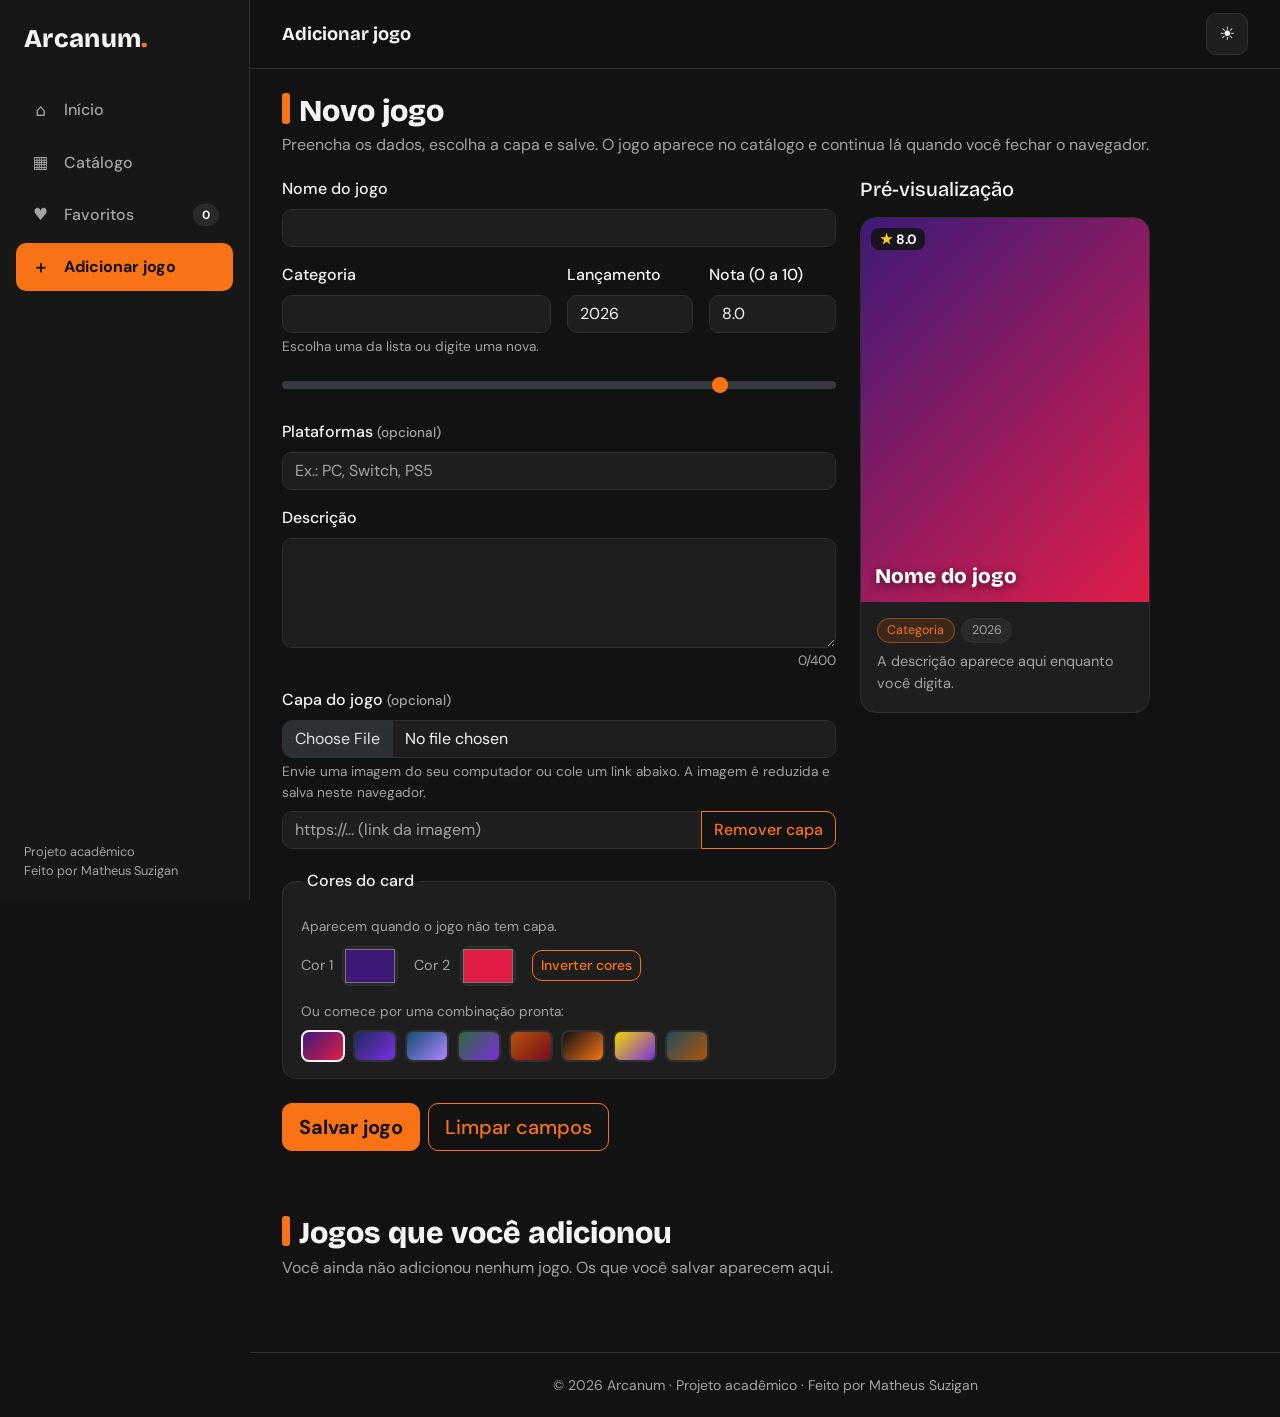
<file: adicionar.html>
<!DOCTYPE html>
<html lang="pt-BR" data-bs-theme="dark">

<head>
    <meta charset="UTF-8">
    <meta name="viewport" content="width=device-width, initial-scale=1">
    <meta name="description" content="Adicione seus próprios jogos ao catálogo Arcanum.">
    <title>Adicionar jogo | Arcanum</title>
    <link rel="preconnect" href="https://fonts.googleapis.com">
    <link rel="preconnect" href="https://fonts.gstatic.com" crossorigin>
    <link
        href="https://fonts.googleapis.com/css2?family=Bricolage+Grotesque:wght@500;700;800&family=DM+Sans:wght@400;500;700&display=swap"
        rel="stylesheet">
    <link href="https://cdn.jsdelivr.net/npm/bootstrap@5.3.3/dist/css/bootstrap.min.css" rel="stylesheet">
    <link rel="stylesheet" href="CSS/style.css">
    <script src="JS/tema.js"></script>
</head>

<body>

    <div class="app">

        <aside class="sidebar offcanvas-lg offcanvas-start" tabindex="-1" id="menu" aria-label="Navegação principal">
            <div class="sidebar-marca">
                <a class="marca" href="index.html">Arcanum<span>.</span></a>
                <button type="button" class="btn-close d-lg-none" data-bs-dismiss="offcanvas" data-bs-target="#menu"
                    aria-label="Fechar menu"></button>
            </div>
            <nav class="nav-app">
                <a href="index.html"><span class="ico" aria-hidden="true">⌂</span>Início</a>
                <a href="catalogo.html"><span class="ico" aria-hidden="true">▦</span>Catálogo</a>
                <a href="favoritos.html"><span class="ico" aria-hidden="true">♥</span>Favoritos <span
                        class="badge rounded-pill" id="contadorFavoritos">0</span></a>
                <a class="ativo" href="adicionar.html" aria-current="page"><span class="ico"
                        aria-hidden="true">＋</span>Adicionar jogo</a>
            </nav>
            <div class="sidebar-rodape">Projeto acadêmico<br>Feito por Matheus Suzigan</div>
        </aside>

        <div class="conteudo">
            <header class="topbar">
                <button type="button" class="btn-icone d-lg-none" data-bs-toggle="offcanvas" data-bs-target="#menu"
                    aria-controls="menu" aria-label="Abrir menu">☰</button>
                <h1>Adicionar jogo</h1>
                <span class="espaco"></span>
                <button type="button" class="btn-icone" id="btnTema" aria-label="Ativar modo claro"><span
                        class="tema-icone" aria-hidden="true">☀</span></button>
            </header>

            <main>
                <section class="cabecalho-pagina">
                    <h2 class="section-title mb-1">Novo jogo</h2>
                    <p class="text-muted-arcanum mb-0">Preencha os dados, escolha a capa e salve. O jogo aparece no
                        catálogo e continua lá quando você fechar o navegador.</p>
                </section>

                <section aria-label="Formulário de novo jogo">
                    <div class="row g-4">

                        <div class="col-lg-7">
                            <form id="formJogo" novalidate>
                                <div class="row g-3">
                                    <div class="col-12">
                                        <label for="titulo" class="form-label">Nome do jogo</label>
                                        <input type="text" id="titulo" class="form-control" maxlength="60" required
                                            autocomplete="off">
                                        <div class="invalid-feedback">Digite o nome do jogo.</div>
                                    </div>

                                    <div class="col-sm-6">
                                        <label for="categoria" class="form-label">Categoria</label>
                                        <input type="text" id="categoria" class="form-control" list="listaCategorias"
                                            maxlength="30" required autocomplete="off">
                                        <datalist id="listaCategorias"></datalist>
                                        <div class="form-text campo-ajuda">Escolha uma da lista ou digite uma nova.
                                        </div>
                                        <div class="invalid-feedback">Informe a categoria.</div>
                                    </div>

                                    <div class="col-sm-3 col-6">
                                        <label for="ano" class="form-label">Lançamento</label>
                                        <input type="number" id="ano" class="form-control" min="1950" max="2100"
                                            step="1" required>
                                        <div class="invalid-feedback">Use um ano entre 1950 e 2100.</div>
                                    </div>

                                    <div class="col-sm-3 col-6">
                                        <label for="nota" class="form-label">Nota (0 a 10)</label>
                                        <input type="number" id="nota" class="form-control" min="0" max="10" step="0.1"
                                            value="8.0" required>
                                        <div class="invalid-feedback">A nota vai de 0 a 10.</div>
                                    </div>

                                    <div class="col-12">
                                        <label for="notaRange" class="visually-hidden">Ajustar nota com o controle
                                            deslizante</label>
                                        <input type="range" id="notaRange" class="form-range" min="0" max="10"
                                            step="0.1" value="8">
                                    </div>

                                    <div class="col-12">
                                        <label for="plataforma" class="form-label">Plataformas <span
                                                class="campo-ajuda">(opcional)</span></label>
                                        <input type="text" id="plataforma" class="form-control" maxlength="60"
                                            placeholder="Ex.: PC, Switch, PS5" autocomplete="off">
                                    </div>

                                    <div class="col-12">
                                        <label for="descricao" class="form-label">Descrição</label>
                                        <textarea id="descricao" class="form-control" rows="4" maxlength="400"
                                            required></textarea>
                                        <div class="invalid-feedback">Escreva uma descrição.</div>
                                        <div class="text-end"><small class="campo-ajuda"
                                                id="contadorDescricao">0/400</small></div>
                                    </div>

                                    <div class="col-12">
                                        <label for="imagemArquivo" class="form-label">Capa do jogo <span
                                                class="campo-ajuda">(opcional)</span></label>
                                        <input type="file" id="imagemArquivo" class="form-control" accept="image/*">
                                        <div class="form-text campo-ajuda">Envie uma imagem do seu computador ou cole um
                                            link abaixo. A imagem é reduzida e salva neste navegador.</div>
                                        <label for="imagemUrl" class="visually-hidden">Link da imagem</label>
                                        <div class="input-group mt-2">
                                            <input type="url" id="imagemUrl" class="form-control"
                                                placeholder="https://... (link da imagem)" autocomplete="off">
                                            <button type="button" class="btn btn-outline-arcanum"
                                                id="btnRemoverImagem">Remover capa</button>
                                        </div>
                                        <div class="invalid-feedback d-block" id="erroImagem"></div>
                                    </div>

                                    <div class="col-12">
                                        <fieldset class="fieldset-cores">
                                            <legend class="form-label mb-2">Cores do card</legend>
                                            <p class="campo-ajuda mb-2">Aparecem quando o jogo não tem capa.</p>
                                            <div class="d-flex flex-wrap align-items-center gap-3 mb-3">
                                                <div class="seletor-cor">
                                                    <label for="cor1">Cor 1</label>
                                                    <input type="color" id="cor1" value="#3d1a78">
                                                </div>
                                                <div class="seletor-cor">
                                                    <label for="cor2">Cor 2</label>
                                                    <input type="color" id="cor2" value="#e11d48">
                                                </div>
                                                <button type="button" class="btn btn-sm btn-outline-arcanum"
                                                    id="btnInverter">Inverter cores</button>
                                            </div>
                                            <p class="campo-ajuda mb-2" id="rotuloPresets">Ou comece por uma combinação
                                                pronta:</p>
                                            <div class="d-flex flex-wrap gap-2" id="presets" role="group"
                                                aria-labelledby="rotuloPresets"></div>
                                        </fieldset>
                                    </div>
                                </div>

                                <div class="d-flex flex-wrap gap-2 mt-4">
                                    <button type="submit" class="btn btn-arcanum btn-lg">Salvar jogo</button>
                                    <button type="button" class="btn btn-outline-arcanum btn-lg" id="btnLimpar">Limpar
                                        campos</button>
                                </div>

                                <div id="mensagem" class="mt-3" role="status" aria-live="polite"></div>
                            </form>
                        </div>

                        <div class="col-lg-5">
                            <div class="preview-sticky">
                                <h2 class="h5 mb-3">Pré-visualização</h2>
                                <article class="card-jogo preview-card" aria-label="Pré-visualização do card">
                                    <div class="capa" id="prevCapa">
                                        <span class="capa-titulo" id="prevTitulo">Nome do jogo</span>
                                        <img id="prevImg" alt="" hidden>
                                        <span class="nota"><i>★</i> <span id="prevNota">8.0</span></span>
                                    </div>
                                    <div class="card-corpo">
                                        <div class="tags">
                                            <span class="tag" id="prevCategoria">Categoria</span>
                                            <span class="tag tag-ano" id="prevAno">Ano</span>
                                        </div>
                                        <p class="desc" id="prevDescricao">A descrição aparece aqui enquanto você
                                            digita.</p>
                                    </div>
                                </article>
                            </div>
                        </div>
                    </div>

                    <div class="mt-5">
                        <h2 class="section-title h3 mb-1">Jogos que você adicionou</h2>
                        <p class="text-muted-arcanum" id="resumoSalvos" aria-live="polite"></p>
                        <ul class="lista-salvos list-unstyled" id="listaSalvos"></ul>
                    </div>
                </section>
            </main>

            <footer class="rodape">
                <small>© 2026 Arcanum · Projeto acadêmico · Feito por Matheus Suzigan</small>
            </footer>
        </div>
    </div>

    <script src="https://cdn.jsdelivr.net/npm/bootstrap@5.3.3/dist/js/bootstrap.bundle.min.js"></script>
    <script src="JS/jogos.js"></script>
    <script src="JS/app.js"></script>
    <script src="JS/adicionar.js"></script>
</body>

</html>
</file>
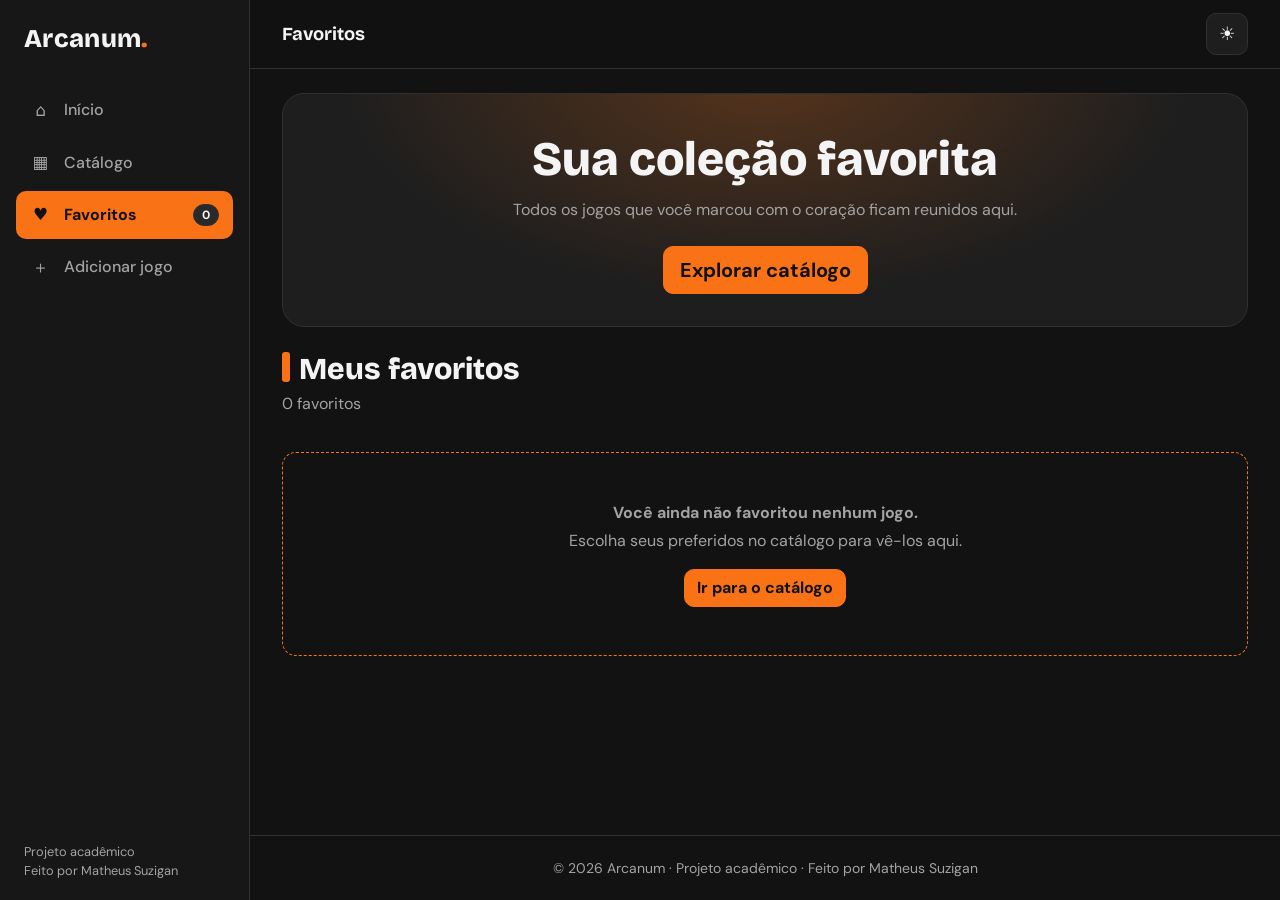
<file: favoritos.html>
<!DOCTYPE html>
<html lang="pt-BR" data-bs-theme="dark">
<head>
  <meta charset="UTF-8">
  <meta name="viewport" content="width=device-width, initial-scale=1">
  <meta name="description" content="Veja e gerencie seus jogos favoritos no Arcanum.">
  <title>Favoritos | Arcanum</title>
  <link rel="preconnect" href="https://fonts.googleapis.com">
  <link rel="preconnect" href="https://fonts.gstatic.com" crossorigin>
  <link href="https://fonts.googleapis.com/css2?family=Bricolage+Grotesque:wght@500;700;800&family=DM+Sans:wght@400;500;700&display=swap" rel="stylesheet">
  <link href="https://cdn.jsdelivr.net/npm/bootstrap@5.3.3/dist/css/bootstrap.min.css" rel="stylesheet">
  <link rel="stylesheet" href="CSS/style.css">
  <script src="JS/tema.js"></script>
</head>

<body data-pagina="favoritos">
  <div class="app">
    <aside class="sidebar offcanvas-lg offcanvas-start" tabindex="-1" id="menu" aria-label="Navegação principal">
      <div class="sidebar-marca">
        <a class="marca" href="index.html">Arcanum<span>.</span></a>
        <button type="button" class="btn-close d-lg-none" data-bs-dismiss="offcanvas" data-bs-target="#menu" aria-label="Fechar menu"></button>
      </div>
      <nav class="nav-app">
        <a href="index.html"><span class="ico" aria-hidden="true">⌂</span>Início</a>
        <a href="catalogo.html"><span class="ico" aria-hidden="true">▦</span>Catálogo</a>
        <a class="ativo" href="favoritos.html" aria-current="page"><span class="ico" aria-hidden="true">♥</span>Favoritos <span class="badge rounded-pill" id="contadorFavoritos">0</span></a>
        <a href="adicionar.html"><span class="ico" aria-hidden="true">＋</span>Adicionar jogo</a>
      </nav>
      <div class="sidebar-rodape">Projeto acadêmico<br>Feito por Matheus Suzigan</div>
    </aside>

    <div class="conteudo">
      <header class="topbar">
        <button type="button" class="btn-icone d-lg-none" data-bs-toggle="offcanvas" data-bs-target="#menu" aria-controls="menu" aria-label="Abrir menu">☰</button>
        <h1>Favoritos</h1>
        <span class="espaco"></span>
        <button type="button" class="btn-icone" id="btnTema" aria-label="Ativar modo claro"><span class="tema-icone" aria-hidden="true">☀</span></button>
      </header>

      <main>
        <section class="hero-fav" aria-labelledby="tituloFavoritosHero">
          <h2 class="hero-title" id="tituloFavoritosHero">Sua coleção favorita</h2>
          <p class="hero-sub">Todos os jogos que você marcou com o coração ficam reunidos aqui.</p>
          <div class="hero-acoes mt-4">
            <a href="catalogo.html" class="btn btn-arcanum btn-lg">Explorar catálogo</a>
          </div>
        </section>

        <section class="mt-4" aria-labelledby="tituloFavoritos">
          <div class="cabecalho-pagina">
            <h2 class="section-title mb-1" id="tituloFavoritos">Meus favoritos</h2>
            <p class="text-muted-arcanum mb-0" id="resultadoInfo" aria-live="polite"></p>
          </div>

          <div class="grade-jogos" id="listaJogos"></div>

          <div class="estado-vazio d-none" id="estadoVazio">
            <p class="mb-1 fw-bold">Você ainda não favoritou nenhum jogo.</p>
            <p class="mb-3">Escolha seus preferidos no catálogo para vê-los aqui.</p>
            <a href="catalogo.html" class="btn btn-arcanum">Ir para o catálogo</a>
          </div>
        </section>
      </main>

      <footer class="rodape">
        <small>© 2026 Arcanum · Projeto acadêmico · Feito por Matheus Suzigan</small>
      </footer>
    </div>
  </div>

  <div class="modal fade" id="modalJogo" tabindex="-1" aria-labelledby="modalTitulo" aria-hidden="true">
    <div class="modal-dialog modal-dialog-centered modal-lg">
      <div class="modal-content">
        <button type="button" class="btn-close" data-bs-dismiss="modal" aria-label="Fechar"></button>
        <div class="row g-0">
          <div class="col-md-5 modal-capa-col"><div class="capa modal-capa" id="modalCapa"></div></div>
          <div class="col-md-7 p-4 d-flex flex-column">
            <h2 class="h3 pe-4" id="modalTitulo"></h2>
            <div class="tags mb-3" id="modalTags"></div>
            <p class="estrelas mb-3" id="modalEstrelas"></p>
            <p id="modalDescricao"></p>
            <p class="text-muted-arcanum" id="modalInfo"></p>
            <div class="d-flex flex-wrap gap-2 mt-auto pt-3">
              <button type="button" class="btn btn-outline-arcanum" id="modalFavorito"></button>
              <button type="button" class="btn btn-arcanum" data-bs-dismiss="modal">Fechar</button>
            </div>
          </div>
        </div>
      </div>
    </div>
  </div>

  <script src="https://cdn.jsdelivr.net/npm/bootstrap@5.3.3/dist/js/bootstrap.bundle.min.js"></script>
  <script src="JS/jogos.js"></script>
  <script src="JS/app.js"></script>
</body>
</html>
</file>
<file: CSS/style.css>
:root,
[data-bs-theme="dark"] {
  --bg: #121212;
  --sidebar: #171717;
  --card: #1E1E1E;
  --card-2: #292929;
  --borda: #303030;
  --destaque: #F97316;
  --destaque-hover: #FB8B3C;
  --destaque-texto: #F97316;
  --on-destaque: #121212;
  --ouro: #FACC15;
  --texto: #F4F4F5;
  --texto-suave: #A3A3A3;
  --sombra: 0 12px 32px rgba(0, 0, 0, .5);
}

[data-bs-theme="light"] {
  --bg: #F4F4F5;
  --sidebar: #FFFFFF;
  --card: #FFFFFF;
  --card-2: #F0F0F2;
  --borda: #E2E2E6;
  --destaque: #F97316;
  --destaque-hover: #EA6A0A;
  --destaque-texto: #C2570C;
  --on-destaque: #121212;
  --ouro: #E8A200;
  --texto: #18181B;
  --texto-suave: #5F5F69;
  --sombra: 0 12px 28px rgba(24, 24, 27, .14);
}

html {
  scroll-behavior: smooth;
  scroll-padding-top: 90px;
}

body {
  font-family: 'DM Sans', system-ui, sans-serif;
  background: var(--bg);
  color: var(--texto);
  transition: background-color .25s, color .25s;
}

h1,
h2,
h3,
h4,
.marca {
  font-family: 'Bricolage Grotesque', sans-serif;
}

.text-muted-arcanum {
  color: var(--texto-suave);
}

.app {
  display: flex;
  min-height: 100vh;
}

.conteudo {
  flex: 1;
  min-width: 0;
  display: flex;
  flex-direction: column;
}

.conteudo main {
  flex: 1;
  padding: 1.5rem clamp(1rem, 3vw, 2rem) 2.5rem;
}

.sidebar {
  --bs-offcanvas-width: 270px;
  --bs-offcanvas-bg: var(--sidebar);
  --bs-offcanvas-color: var(--texto);
  --bs-offcanvas-border-color: var(--borda);
  display: flex;
  flex-direction: column;
  padding: 1.25rem 1rem;
  color: var(--texto);
}

@media (min-width: 992px) {
  .sidebar.offcanvas-lg {
    position: sticky !important;
    top: 0;
    height: 100vh;
    width: 250px !important;
    flex: none;
    overflow-y: auto;
    background-color: var(--sidebar) !important;
    border-right: 1px solid var(--borda) !important;
  }
}

.sidebar-marca {
  display: flex;
  align-items: center;
  justify-content: space-between;
  margin-bottom: 1.75rem;
  padding: 0 .5rem;
}

.marca {
  font-weight: 800;
  font-size: 1.6rem;
  color: var(--texto);
  text-decoration: none;
  letter-spacing: .3px;
}

.marca span {
  color: var(--destaque);
}

.marca:hover {
  color: var(--texto);
}

.nav-app {
  display: flex;
  flex-direction: column;
  gap: .3rem;
}

.nav-app a {
  display: flex;
  align-items: center;
  gap: .8rem;
  padding: .7rem .9rem;
  border-radius: 10px;
  color: var(--texto-suave);
  text-decoration: none;
  font-weight: 500;
  transition: background .15s, color .15s;
}

.nav-app a:hover {
  background: var(--card-2);
  color: var(--texto);
}

.nav-app a.ativo {
  background: var(--destaque);
  color: var(--on-destaque);
  font-weight: 700;
}

.nav-app .ico {
  width: 1.3rem;
  text-align: center;
  font-size: 1.05rem;
}

.nav-app .badge {
  margin-left: auto;
  background: var(--card-2);
  color: var(--texto);
  border: 1px solid var(--borda);
}

.sidebar-rodape {
  margin-top: auto;
  padding: 1rem .5rem 0;
  color: var(--texto-suave);
  font-size: .8rem;
}

.topbar {
  position: sticky;
  top: 0;
  z-index: 100;
  display: flex;
  align-items: center;
  gap: .9rem;
  padding: .8rem clamp(1rem, 3vw, 2rem);
  background: color-mix(in srgb, var(--bg) 86%, transparent);
  backdrop-filter: blur(10px);
  border-bottom: 1px solid var(--borda);
}

.topbar h1 {
  font-size: 1.15rem;
  font-weight: 700;
  margin: 0;
}

.topbar .espaco {
  flex: 1;
}

.busca-topo {
  flex: 1;
  max-width: 440px;
  margin-left: auto;
}

.btn-icone {
  width: 42px;
  height: 42px;
  flex: none;
  display: grid;
  place-items: center;
  background: var(--card);
  color: var(--texto);
  border: 1px solid var(--borda);
  border-radius: 10px;
  font-size: 1.15rem;
  line-height: 1;
  transition: border-color .15s, color .15s;
}

.btn-icone:hover {
  border-color: var(--destaque);
  color: var(--destaque-texto);
}

footer.rodape {
  color: var(--texto-suave);
  border-top: 1px solid var(--borda);
  padding: 1.25rem;
  text-align: center;
}

.btn-arcanum {
  background: var(--destaque);
  border: 1px solid var(--destaque);
  color: var(--on-destaque);
  font-weight: 700;
  border-radius: 10px;
}

.btn-arcanum:hover,
.btn-arcanum:focus-visible,
.btn-arcanum:active {
  background: var(--destaque-hover);
  border-color: var(--destaque-hover);
  color: var(--on-destaque);
}

.btn-outline-arcanum {
  background: transparent;
  border: 1px solid var(--destaque);
  color: var(--destaque-texto);
  border-radius: 10px;
  font-weight: 500;
}

.btn-outline-arcanum:hover,
.btn-outline-arcanum:focus-visible,
.btn-outline-arcanum:active {
  background: var(--destaque);
  border-color: var(--destaque);
  color: var(--on-destaque);
}

.btn-outline-arcanum.ativo-fav {
  background: var(--destaque);
  color: var(--on-destaque);
  font-weight: 700;
}

.form-control,
.form-select {
  background-color: var(--card);
  color: var(--texto);
  border: 1px solid var(--borda);
  border-radius: 10px;
}

.form-control:focus,
.form-select:focus {
  background-color: var(--card);
  color: var(--texto);
  border-color: var(--destaque);
  box-shadow: 0 0 0 .2rem rgba(249, 115, 22, .3);
}

.form-control::placeholder {
  color: var(--texto-suave);
}

:focus-visible {
  outline: 3px solid var(--destaque);
  outline-offset: 2px;
}

.section-title {
  font-weight: 800;
  font-size: clamp(1.4rem, 2.6vw, 1.9rem);
}

.section-title::before {
  content: "";
  display: inline-block;
  width: 8px;
  height: 1em;
  background: var(--destaque);
  margin-right: .55rem;
  vertical-align: -.1em;
  border-radius: 3px;
}

.hero-fav {
  text-align: center;
  padding: 2.5rem 1rem 2rem;
  border: 1px solid var(--borda);
  border-radius: 22px;
  background:
    radial-gradient(ellipse at 50% -10%, rgba(249, 115, 22, .26), transparent 62%),
    var(--card);
  overflow: hidden;
}

.hero-title {
  font-weight: 800;
  font-size: clamp(1.8rem, 4.2vw, 3rem);
  line-height: 1.08;
  margin: 0 auto;
  max-width: 18ch;
}

.hero-sub {
  color: var(--texto-suave);
  max-width: 52ch;
  margin: .8rem auto 0;
}

.fan {
  display: flex;
  justify-content: center;
  align-items: center;
  gap: clamp(.4rem, 1.6vw, 1rem);
  margin: 2rem 0 1.2rem;
  padding: 0 .25rem;
}

.fan-card {
  --w: clamp(70px, 13vw, 168px);
  width: var(--w);
  aspect-ratio: 3 / 4;
  flex: none;
  padding: 0;
  border: 1px solid var(--borda);
  border-radius: 10px;
  overflow: hidden;
  background: var(--card-2);
  cursor: pointer;
  box-shadow: var(--sombra);
  transition: transform .25s, border-color .2s;
}

.fan-card[data-d="1"] {
  --w: clamp(78px, 15vw, 190px);
}

.fan-card[data-d="0"] {
  --w: clamp(92px, 18vw, 230px);
  border-color: var(--destaque);
}

.fan-card:hover {
  transform: translateY(-8px);
  border-color: var(--destaque);
}

.fan-card .capa {
  width: 100%;
  height: 100%;
  font-size: clamp(.8rem, 1.5vw, 1.15rem);
  padding: .6rem;
  text-align: left;
}

.fan-legenda {
  color: var(--texto-suave);
  margin: 0 0 1.2rem;
}

.hero-acoes {
  display: flex;
  justify-content: center;
  gap: .6rem;
  flex-wrap: wrap;
}

@media (max-width: 575.98px) {
  .fan-card[data-d="2"] {
    display: none;
  }

  .fan-card {
    --w: 92px;
  }

  .fan-card[data-d="1"] {
    --w: 104px;
  }

  .fan-card[data-d="0"] {
    --w: 124px;
  }
}

.stats {
  display: grid;
  grid-template-columns: repeat(3, 1fr);
  gap: 1rem;
  margin: 1.25rem 0 2.5rem;
}

.stat {
  background: var(--card);
  border: 1px solid var(--borda);
  border-radius: 14px;
  padding: 1rem;
  text-align: center;
}

.stat strong {
  display: block;
  font-family: 'Bricolage Grotesque', sans-serif;
  font-size: 1.9rem;
  color: var(--destaque-texto);
  line-height: 1.1;
}

.stat span {
  color: var(--texto-suave);
  font-size: .9rem;
}

.cabecalho-pagina {
  margin-bottom: 1.25rem;
}

.barra-filtros {
  display: flex;
  flex-wrap: wrap;
  gap: .5rem;
  margin-bottom: 1.25rem;
}

.chip {
  background: var(--card);
  color: var(--texto);
  border: 1px solid var(--borda);
  border-radius: 999px;
  padding: .4rem 1rem;
  font-weight: 500;
  cursor: pointer;
  transition: background .2s, border-color .2s;
}

.chip:hover {
  border-color: var(--destaque);
}

.chip.ativo {
  background: var(--destaque);
  border-color: var(--destaque);
  color: var(--on-destaque);
  font-weight: 700;
}

.chip-fav {
  border-color: var(--destaque);
  color: var(--destaque-texto);
}

.chip-fav.ativo {
  color: var(--on-destaque);
}

.ordenar-wrap {
  min-width: 170px;
}

.grade-jogos {
  display: grid;
  grid-template-columns: repeat(auto-fill, minmax(215px, 1fr));
  gap: 1.25rem;
}

.card-jogo {
  background: var(--card);
  border: 1px solid var(--borda);
  border-radius: 16px;
  overflow: hidden;
  display: flex;
  flex-direction: column;
  transition: transform .2s, border-color .2s, box-shadow .2s;
}

.card-jogo:hover {
  transform: translateY(-4px);
  border-color: var(--destaque);
  box-shadow: var(--sombra);
}

.capa {
  position: relative;
  overflow: hidden;
  display: flex;
  align-items: flex-end;
  padding: .9rem;
  font-family: 'Bricolage Grotesque', sans-serif;
  font-weight: 800;
  font-size: 1.3rem;
  line-height: 1.05;
  color: #fff;
  text-shadow: 0 2px 8px rgba(0, 0, 0, .6);
}

.capa img {
  position: absolute;
  inset: 0;
  width: 100%;
  height: 100%;
  object-fit: cover;
  z-index: 1;
}

.card-jogo .capa {
  aspect-ratio: 3 / 4;
  cursor: pointer;
}

.nota {
  position: absolute;
  top: .65rem;
  left: .65rem;
  z-index: 2;
  background: rgba(18, 18, 18, .85);
  color: #fff;
  text-shadow: none;
  padding: .15rem .55rem;
  font: 700 .85rem 'DM Sans', sans-serif;
  border-radius: 8px;
}

.nota i {
  color: #FACC15;
  font-style: normal;
}

.btn-coracao {
  position: absolute;
  top: .55rem;
  right: .55rem;
  z-index: 2;
  width: 40px;
  height: 40px;
  border-radius: 50%;
  background: rgba(18, 18, 18, .78);
  border: 1px solid rgba(255, 255, 255, .18);
  color: #fff;
  font-size: 1.15rem;
  line-height: 1;
  text-shadow: none;
  transition: transform .15s, background .2s;
}

.btn-coracao:hover {
  transform: scale(1.12);
}

.btn-coracao.ativo {
  background: var(--destaque);
  border-color: var(--destaque);
  color: #121212;
}

.card-corpo {
  padding: 1rem;
  display: flex;
  flex-direction: column;
  gap: .55rem;
  flex: 1;
}

.card-corpo h3 {
  font-size: 1.05rem;
  font-weight: 700;
  margin: 0;
  line-height: 1.2;
  display: -webkit-box;
  -webkit-line-clamp: 2;
  line-clamp: 2;
  -webkit-box-orient: vertical;
  overflow: hidden;
}

.tags {
  display: flex;
  flex-wrap: wrap;
  gap: .4rem;
}

.tag {
  display: inline-block;
  padding: .12rem .6rem;
  border-radius: 999px;
  font-size: .78rem;
  background: rgba(249, 115, 22, .14);
  color: var(--destaque-texto);
  border: 1px solid rgba(249, 115, 22, .45);
}

.tag-ano {
  background: var(--card-2);
  color: var(--texto-suave);
  border-color: var(--borda);
}

.estrelas {
  color: var(--ouro);
  letter-spacing: 2px;
  font-size: .95rem;
  display: flex;
  align-items: center;
  gap: .5rem;
  margin: 0;
}

.estrelas small {
  color: var(--texto-suave);
  letter-spacing: 0;
  font-weight: 700;
  font-size: .8rem;
}

.desc,
.game-desc {
  color: var(--texto-suave);
  font-size: .9rem;
  margin: 0;
  display: -webkit-box;
  -webkit-line-clamp: 2;
  line-clamp: 2;
  -webkit-box-orient: vertical;
  overflow: hidden;
}

.acoes {
  margin-top: auto;
  padding-top: .6rem;
  display: flex;
  gap: .5rem;
}

.acoes .btn {
  flex: 1;
}

.acoes .btn-fav {
  flex: none;
  min-width: 44px;
}

.estado-vazio {
  text-align: center;
  padding: 3rem 1rem;
  margin-top: 1rem;
  border: 1px dashed var(--destaque);
  border-radius: 14px;
  color: var(--texto-suave);
}

.sobre {
  background: var(--card);
  border: 1px solid var(--borda);
  border-radius: 18px;
  padding: 1.5rem;
  margin-top: 3rem;
}

.modal-content {
  background: var(--card);
  color: var(--texto);
  border: 1px solid var(--borda);
  border-radius: 18px;
  overflow: hidden;
}

.modal-capa-col {
  position: relative;
  min-height: 280px;
}

.modal-capa {
  position: absolute;
  inset: 0;
  font-size: 1.8rem;
  padding: 1.2rem;
}

.modal .btn-close {
  position: absolute;
  top: .75rem;
  right: .75rem;
  z-index: 5;
  background-color: var(--card-2);
  border-radius: 50%;
  padding: .65rem;
  opacity: 1;
}

.form-label {
  font-weight: 500;
}

.campo-ajuda {
  color: var(--texto-suave);
  font-size: .85rem;
}

textarea.form-control {
  resize: vertical;
}

.form-control.is-invalid,
.form-select.is-invalid {
  border-color: #ef4444;
}

.invalid-feedback {
  color: #f87171;
}

[data-bs-theme="light"] .invalid-feedback {
  color: #b91c1c;
}

.form-range::-webkit-slider-thumb {
  background: var(--destaque);
}

.form-range::-moz-range-thumb {
  background: var(--destaque);
}

.form-range:focus::-webkit-slider-thumb {
  box-shadow: 0 0 0 .2rem rgba(249, 115, 22, .3);
}

.fieldset-cores {
  border: 1px solid var(--borda);
  border-radius: 14px;
  padding: 1rem 1.1rem;
  background: var(--card);
}

.fieldset-cores legend {
  float: none;
  width: auto;
  padding: 0 .4rem;
  margin-bottom: 0;
  font-size: 1rem;
}

.seletor-cor {
  display: flex;
  align-items: center;
  gap: .6rem;
}

.seletor-cor label {
  font-size: .9rem;
  color: var(--texto-suave);
}

.seletor-cor input[type="color"] {
  width: 56px;
  height: 40px;
  padding: 2px;
  cursor: pointer;
  background: var(--card-2);
  border: 1px solid var(--borda);
  border-radius: 8px;
}

.preset {
  width: 44px;
  height: 32px;
  border-radius: 8px;
  cursor: pointer;
  border: 2px solid var(--borda);
  transition: border-color .15s, transform .15s;
}

.preset:hover {
  transform: scale(1.08);
}

.preset[aria-pressed="true"] {
  border-color: var(--texto);
}

.preview-sticky {
  position: sticky;
  top: 96px;
  max-width: 290px;
}

.preview-card:hover {
  transform: none;
}

.preview-card .card-corpo {
  min-height: 110px;
}

.lista-salvos {
  display: grid;
  gap: .75rem;
  padding: 0;
}

.item-salvo {
  display: flex;
  align-items: center;
  gap: 1rem;
  flex-wrap: wrap;
  background: var(--card);
  border: 1px solid var(--borda);
  border-radius: 12px;
  padding: .75rem 1rem;
}

.item-salvo .amostra {
  width: 44px;
  height: 58px;
  border-radius: 8px;
  flex: none;
  background-size: cover;
  background-position: center;
}

.item-salvo .info {
  flex: 1;
  min-width: 160px;
}

.item-salvo .info strong {
  display: block;
  font-family: 'Bricolage Grotesque', sans-serif;
}

.item-salvo .info span {
  color: var(--texto-suave);
  font-size: .88rem;
}

.btn-remover {
  border: 1px solid #ef4444;
  color: #f87171;
  background: transparent;
  border-radius: 8px;
}

.btn-remover:hover,
.btn-remover:focus-visible {
  background: #ef4444;
  color: #fff;
}

[data-bs-theme="light"] .btn-remover {
  color: #b91c1c;
}

[data-bs-theme="light"] .btn-remover:hover {
  color: #fff;
}

.alert-arcanum-ok,
.alert-arcanum-erro {
  border-radius: 10px;
  padding: .75rem 1rem;
  border: 1px solid;
}

.alert-arcanum-ok {
  background: rgba(249, 115, 22, .13);
  border-color: var(--destaque);
  color: var(--destaque-texto);
}

.alert-arcanum-erro {
  background: rgba(239, 68, 68, .12);
  border-color: #ef4444;
  color: #f87171;
}

[data-bs-theme="light"] .alert-arcanum-erro {
  color: #b91c1c;
}

.fan-carousel {
  position: relative;
  display: flex;
  align-items: center;
  justify-content: center;
  width: 100%;
}

.fan-seta {
  position: absolute;
  z-index: 5;
  top: 50%;
  width: 42px;
  height: 42px;
  transform: translateY(-50%);
  border: 1px solid var(--borda);
  border-radius: 50%;
  background: rgba(18, 18, 18, .82);
  color: #fff;
  font-size: 2rem;
  line-height: 32px;
  cursor: pointer;
  transition: background .2s, border-color .2s, transform .2s;
}

.fan-seta:hover {
  background: var(--destaque);
  border-color: var(--destaque);
  color: var(--on-destaque);
  transform: translateY(-50%) scale(1.08);
}

.fan-anterior { left: .25rem; }
.fan-proximo { right: .25rem; }

.fan-dots {
  display: flex;
  justify-content: center;
  gap: .45rem;
  margin: -.55rem 0 1.15rem;
}

.fan-dot {
  width: 8px;
  height: 8px;
  padding: 0;
  border: 0;
  border-radius: 999px;
  background: var(--texto-suave);
  opacity: .55;
  transition: width .2s, opacity .2s, background .2s;
}

.fan-dot.ativo {
  width: 24px;
  background: var(--destaque);
  opacity: 1;
}

.fan-card {
  transition: transform .35s ease, opacity .35s ease, border-color .2s;
}

.fan-card[data-d="1"] { opacity: .88; }
.fan-card[data-d="2"] { opacity: .72; }

@media (max-width: 575.98px) {
  .fan-seta { width: 36px; height: 36px; }
  .fan-anterior { left: 0; }
  .fan-proximo { right: 0; }
}

@media (prefers-reduced-motion: reduce) {
  * {
    transition: none !important;
    scroll-behavior: auto !important;
  }
}
</file>
